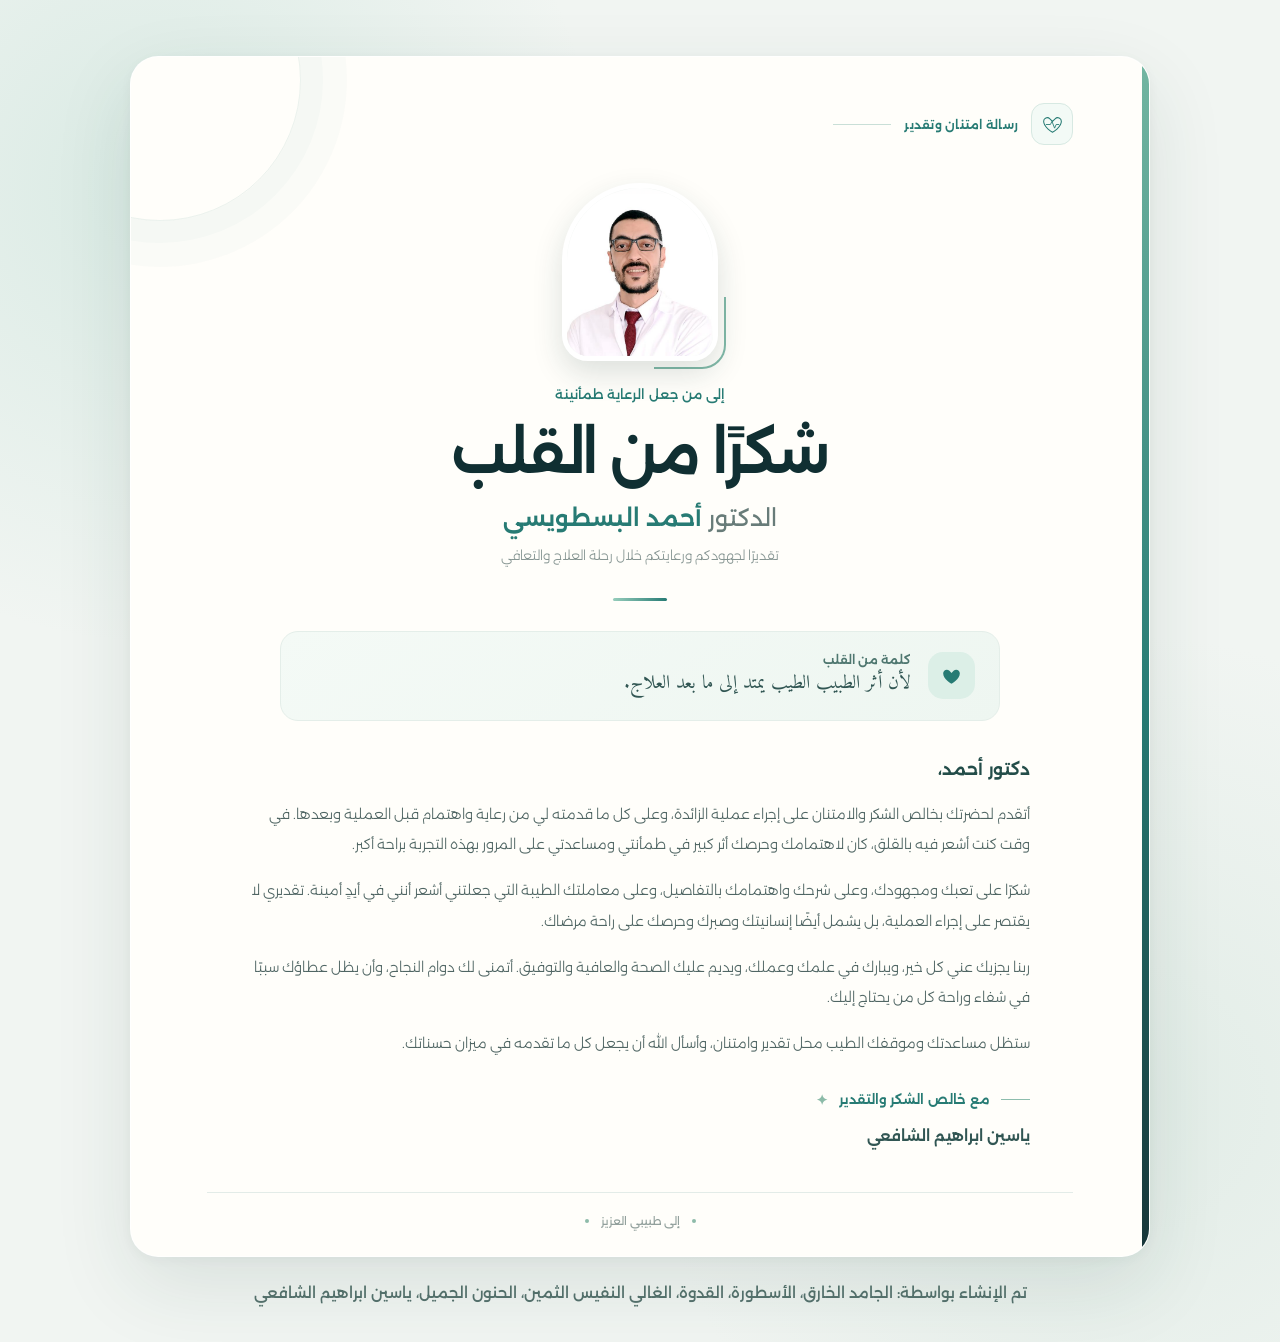
<file: index.html>
<!DOCTYPE html>
<html lang="ar" dir="rtl">
<head>
  <meta charset="UTF-8">
  <meta name="viewport" content="width=device-width, initial-scale=1.0">
  <meta name="theme-color" content="#0b292c">
  <title>رسالة شكر للدكتور أحمد البسطويسي</title>
  <link rel="stylesheet" href="style.css">
</head>
<body>
  <main class="page-shell">
    <section class="thank-you-card" aria-labelledby="page-title">
      <div class="card-topline">
        <div class="brand-mark" aria-hidden="true">
          <svg viewBox="0 0 48 48" role="presentation">
            <path d="M24 39S7 29.4 7 17.8C7 11.7 14.3 8.4 19 13l5 5 5-5c4.7-4.6 12-1.3 12 4.8C41 29.4 24 39 24 39Z" />
            <path class="pulse" d="M12 24h8l3-6 5 13 3-7h5" />
          </svg>
        </div>
        <span class="topline-text">رسالة امتنان وتقدير</span>
        <span class="topline-line" aria-hidden="true"></span>
      </div>

      <header class="hero">
        <div class="portrait-frame">
          <div class="portrait-window">
            <img
  src="./Screenshot%202026-10-21%20204540.png"
  alt="صورة الدكتور أحمد البسطويسي"
  class="doctor-portrait"
>
          </div>
          <span class="portrait-accent" aria-hidden="true"></span>
        </div>

        <p class="eyebrow">إلى من جعل الرعاية طمأنينة</p>
        <h1 id="page-title">شكرًا من القلب</h1>
        <p class="doctor-title">الدكتور <span>أحمد البسطويسي</span></p>
        <p class="hero-description">
          تقديرًا لجهودكم ورعايتكم خلال رحلة العلاج والتعافي
        </p>
      </header>

      <div class="divider" aria-hidden="true">
        <span></span>
      </div>

      <div class="letter-layout">
        <aside class="gratitude-note">
          <div class="note-icon" aria-hidden="true">
            <svg viewBox="0 0 48 48">
              <path d="M24 40S8 31.2 8 19.8C8 13.6 15.4 10.5 20 15l4 4 4-4c4.6-4.5 12-1.4 12 4.8C40 31.2 24 40 24 40Z" />
            </svg>
          </div>
          <p class="note-kicker">كلمة من القلب</p>
          <p class="note-copy">لأن أثر الطبيب الطيب يمتد إلى ما بعد العلاج.</p>
          <span class="note-rule" aria-hidden="true"></span>
          <p class="note-caption">امتنان لا يُنسى</p>
        </aside>

        <article class="letter">
          <p class="greeting">دكتور أحمد،</p>

          <p>
            أتقدم لحضرتك بخالص الشكر والامتنان على إجراء عملية الزائدة،
            وعلى كل ما قدمته لي من رعاية واهتمام قبل العملية وبعدها.
            في وقت كنت أشعر فيه بالقلق، كان لاهتمامك وحرصك أثر كبير في
            طمأنتي ومساعدتي على المرور بهذه التجربة براحة أكبر.
          </p>

          <p>
            شكرًا على تعبك ومجهودك، وعلى شرحك واهتمامك بالتفاصيل،
            وعلى معاملتك الطيبة التي جعلتني أشعر أنني في أيدٍ أمينة.
            تقديري لا يقتصر على إجراء العملية، بل يشمل أيضًا إنسانيتك
            وصبرك وحرصك على راحة مرضاك.
          </p>

          <p>
            ربنا يجزيك عني كل خير، ويبارك في علمك وعملك، ويديم عليك
            الصحة والعافية والتوفيق. أتمنى لك دوام النجاح، وأن يظل عطاؤك
            سببًا في شفاء وراحة كل من يحتاج إليك.
          </p>

          <p>
            ستظل مساعدتك وموقفك الطيب محل تقدير وامتنان، وأسأل الله أن
            يجعل كل ما تقدمه في ميزان حسناتك.
          </p>

          <div class="signature">
            <span class="signature-line" aria-hidden="true"></span>
            <span>مع خالص الشكر والتقدير</span>
            <span class="signature-leaf" aria-hidden="true">✦</span>
          </div>

          <p class="signature-name">ياسين ابراهيم الشافعي</p>
        </article>
      </div>

      <footer class="card-footer">
        <span class="footer-dot" aria-hidden="true"></span>
        <span>إلى طبيبي العزيز</span>
        <span class="footer-dot" aria-hidden="true"></span>
      </footer>
    </section>

    <p class="page-caption">
      تم الإنشاء بواسطة: الجامد الخارق، الأسطورة، القدوة، الغالي النفيس الثمين،
      الحنون الجميل، ياسين ابراهيم الشافعي
    </p>
  </main>
</body>
</html>
</file>
<file: style.css>
@import url('https://fonts.googleapis.com/css2?family=Alexandria:wght@300;400;500;600;700&family=Amiri:wght@400;700&display=swap');

:root {
  color-scheme: light;
  --ink: #173538;
  --teal: #277b74;
  --paper: #fffefa;
  --line: #e3ece8;
}

* {
  box-sizing: border-box;
}

body {
  min-height: 100vh;
  margin: 0;
  padding: 56px 22px 34px;
  display: grid;
  place-items: center;
  color: var(--ink);
  font-family: 'Alexandria', Tahoma, Arial, sans-serif;
  background:
    radial-gradient(ellipse at 12% 14%, rgba(133, 196, 177, .22), transparent 28%),
    radial-gradient(ellipse at 88% 82%, rgba(196, 220, 209, .35), transparent 30%),
    #f1f5f2;
}

.page-shell {
  width: min(100%, 1020px);
}

.thank-you-card {
  position: relative;
  overflow: hidden;
  padding: 46px clamp(24px, 6vw, 76px) 28px;
  border: 1px solid rgba(255, 255, 255, .9);
  border-radius: 28px;
  background: var(--paper);
  box-shadow:
    0 28px 80px rgba(26, 60, 55, .11),
    0 3px 12px rgba(26, 60, 55, .04);
}

.thank-you-card::before,
.thank-you-card::after {
  position: absolute;
  z-index: 0;
  content: '';
  pointer-events: none;
}

.thank-you-card::before {
  top: -118px;
  left: -112px;
  width: 280px;
  height: 280px;
  border: 1px solid rgba(39, 123, 116, .09);
  border-radius: 50%;
  box-shadow:
    0 0 0 22px rgba(39, 123, 116, .025),
    0 0 0 46px rgba(39, 123, 116, .02);
}

.thank-you-card::after {
  top: 0;
  right: 0;
  width: 7px;
  height: 100%;
  background: linear-gradient(180deg, #73b6a2, #277b74 54%, #173538);
}

.card-topline,
.hero,
.divider,
.letter-layout,
.card-footer {
  position: relative;
  z-index: 1;
}

.card-topline {
  display: flex;
  align-items: center;
  gap: 13px;
  color: var(--teal);
}

.brand-mark {
  width: 42px;
  height: 42px;
  display: grid;
  place-items: center;
  border: 1px solid #d7e9e2;
  border-radius: 13px;
  background: #f3faf6;
}

.brand-mark svg {
  width: 25px;
  fill: none;
  stroke: currentColor;
  stroke-linecap: round;
  stroke-linejoin: round;
  stroke-width: 2;
}

.brand-mark .pulse {
  stroke-width: 1.7;
}

.topline-text {
  font-size: 12px;
  font-weight: 600;
  letter-spacing: .02em;
}

.topline-line {
  width: 58px;
  height: 1px;
  background: #c9dfd7;
}

.hero {
  margin: 38px auto 0;
  text-align: center;
}

.portrait-frame {
  position: relative;
  width: 156px;
  height: 178px;
  margin: 0 auto 25px;
}

.portrait-window {
  position: relative;
  z-index: 1;
  width: 100%;
  height: 100%;
  overflow: hidden;
  border: 5px solid #fff;
  border-radius: 78px 78px 26px 26px;
  background: #f3f7f4;
  box-shadow: 0 12px 30px rgba(23, 53, 56, .15);
}

.doctor-portrait {
  display: block;
  width: 100%;
  height: 100%;
  object-fit: cover;
  object-position: center 19%;
  transform: scale(1.2);
}

.portrait-accent {
  position: absolute;
  z-index: 0;
  right: -8px;
  bottom: -8px;
  width: 72px;
  height: 72px;
  border-right: 2px solid #82b9a8;
  border-bottom: 2px solid #82b9a8;
  border-radius: 0 0 24px 0;
}

.eyebrow {
  margin: 0 0 12px;
  color: var(--teal);
  font-size: 13px;
  font-weight: 500;
}

h1 {
  margin: 0;
  color: #102f32;
  font-size: clamp(36px, 6vw, 58px);
  font-weight: 600;
  letter-spacing: -.045em;
  line-height: 1.35;
}

.doctor-title {
  margin: 12px 0 0;
  color: #687c79;
  font-size: clamp(18px, 3vw, 23px);
}

.doctor-title span {
  color: var(--teal);
  font-weight: 600;
}

.hero-description {
  margin: 15px 0 0;
  color: #879693;
  font-size: 13px;
  font-weight: 300;
}

.divider {
  display: flex;
  justify-content: center;
  margin: 35px auto 30px;
}

.divider span {
  width: 54px;
  height: 3px;
  border-radius: 10px;
  background: linear-gradient(90deg, #96cdbb, #277b74);
}

/* بطاقة كلمة من القلب تظهر فوق نص الرسالة */
.letter-layout {
  display: grid;
  grid-template-columns: 1fr;
  gap: 30px;
  direction: rtl;
}

.gratitude-note {
  display: grid;
  grid-template-columns: 48px 1fr;
  column-gap: 16px;
  align-items: center;
  width: min(100%, 720px);
  margin: 0 auto;
  padding: 20px 24px;
  border: 1px solid #e4eee9;
  border-radius: 18px;
  background: linear-gradient(150deg, #f4faf6, #eef6f1);
}

.note-icon {
  grid-row: span 2;
  width: 47px;
  height: 47px;
  display: grid;
  place-items: center;
  margin: 0;
  border-radius: 15px;
  color: var(--teal);
  background: #dcefe7;
}

.note-icon svg {
  width: 25px;
  fill: currentColor;
}

.note-kicker {
  align-self: end;
  margin: 0 0 2px;
  color: #4f7770;
  font-size: 12px;
  font-weight: 600;
}

.note-copy {
  align-self: start;
  margin: 0;
  color: #315653;
  font-family: 'Amiri', Georgia, serif;
  font-size: 19px;
  line-height: 1.6;
}

.note-rule,
.note-caption {
  display: none;
}

.letter {
  width: min(100%, 780px);
  margin-inline: auto;
  color: #506664;
  font-size: 14px;
  font-weight: 300;
  line-height: 2.15;
}

.letter p {
  margin: 0 0 16px;
}

.letter .greeting {
  margin-bottom: 12px;
  color: #234d49;
  font-size: 17px;
  font-weight: 600;
}

.signature {
  display: flex;
  align-items: center;
  gap: 11px;
  margin-top: 27px;
  color: var(--teal);
  font-size: 13px;
  font-weight: 600;
}

.signature-line {
  width: 29px;
  height: 1px;
  background: #8dbdad;
}

.signature-leaf {
  color: #8cbba8;
  font-size: 14px;
}

.signature-name {
  margin: 5px 0 0 40px !important;
  color: #315653;
  font-size: 15px;
  font-weight: 600;
}

.card-footer {
  display: flex;
  justify-content: center;
  align-items: center;
  gap: 12px;
  margin-top: 40px;
  padding-top: 21px;
  border-top: 1px solid var(--line);
  color: #92a09c;
  font-size: 11px;
  text-align: center;
}

.footer-dot {
  width: 4px;
  height: 4px;
  flex: 0 0 4px;
  border-radius: 50%;
  background: #8ebba9;
}

.page-caption {
  margin: 22px 0 0;
  color: #55726d;
  font-size: 15px;
  font-weight: 500;
  line-height: 1.9;
  text-align: center;
}

@media (max-width: 700px) {
  body {
    padding: 24px 14px;
  }

  .page-shell {
    width: 100%;
  }

  .thank-you-card {
    padding: 28px clamp(18px, 6vw, 30px) 23px;
    border-radius: 22px;
  }

  .hero {
    margin-top: 30px;
  }

  .portrait-frame {
    width: 132px;
    height: 152px;
    margin-bottom: 22px;
  }

  .letter-layout {
    gap: 25px;
  }

  .gratitude-note {
    padding: 17px;
  }

  .note-copy {
    font-size: 18px;
  }

  .divider {
    margin: 28px auto;
  }

  .letter {
    font-size: 13px;
    line-height: 2;
  }

  .card-footer {
    margin-top: 29px;
  }
}

@media (max-width: 480px) {
  .page-caption {
    font-size: 13px;
  }

  .hero-description {
    font-size: 11px;
  }

  .topline-line {
    width: 32px;
  }

  .card-footer {
    gap: 7px;
    font-size: 10px;
  }
}
</file>
